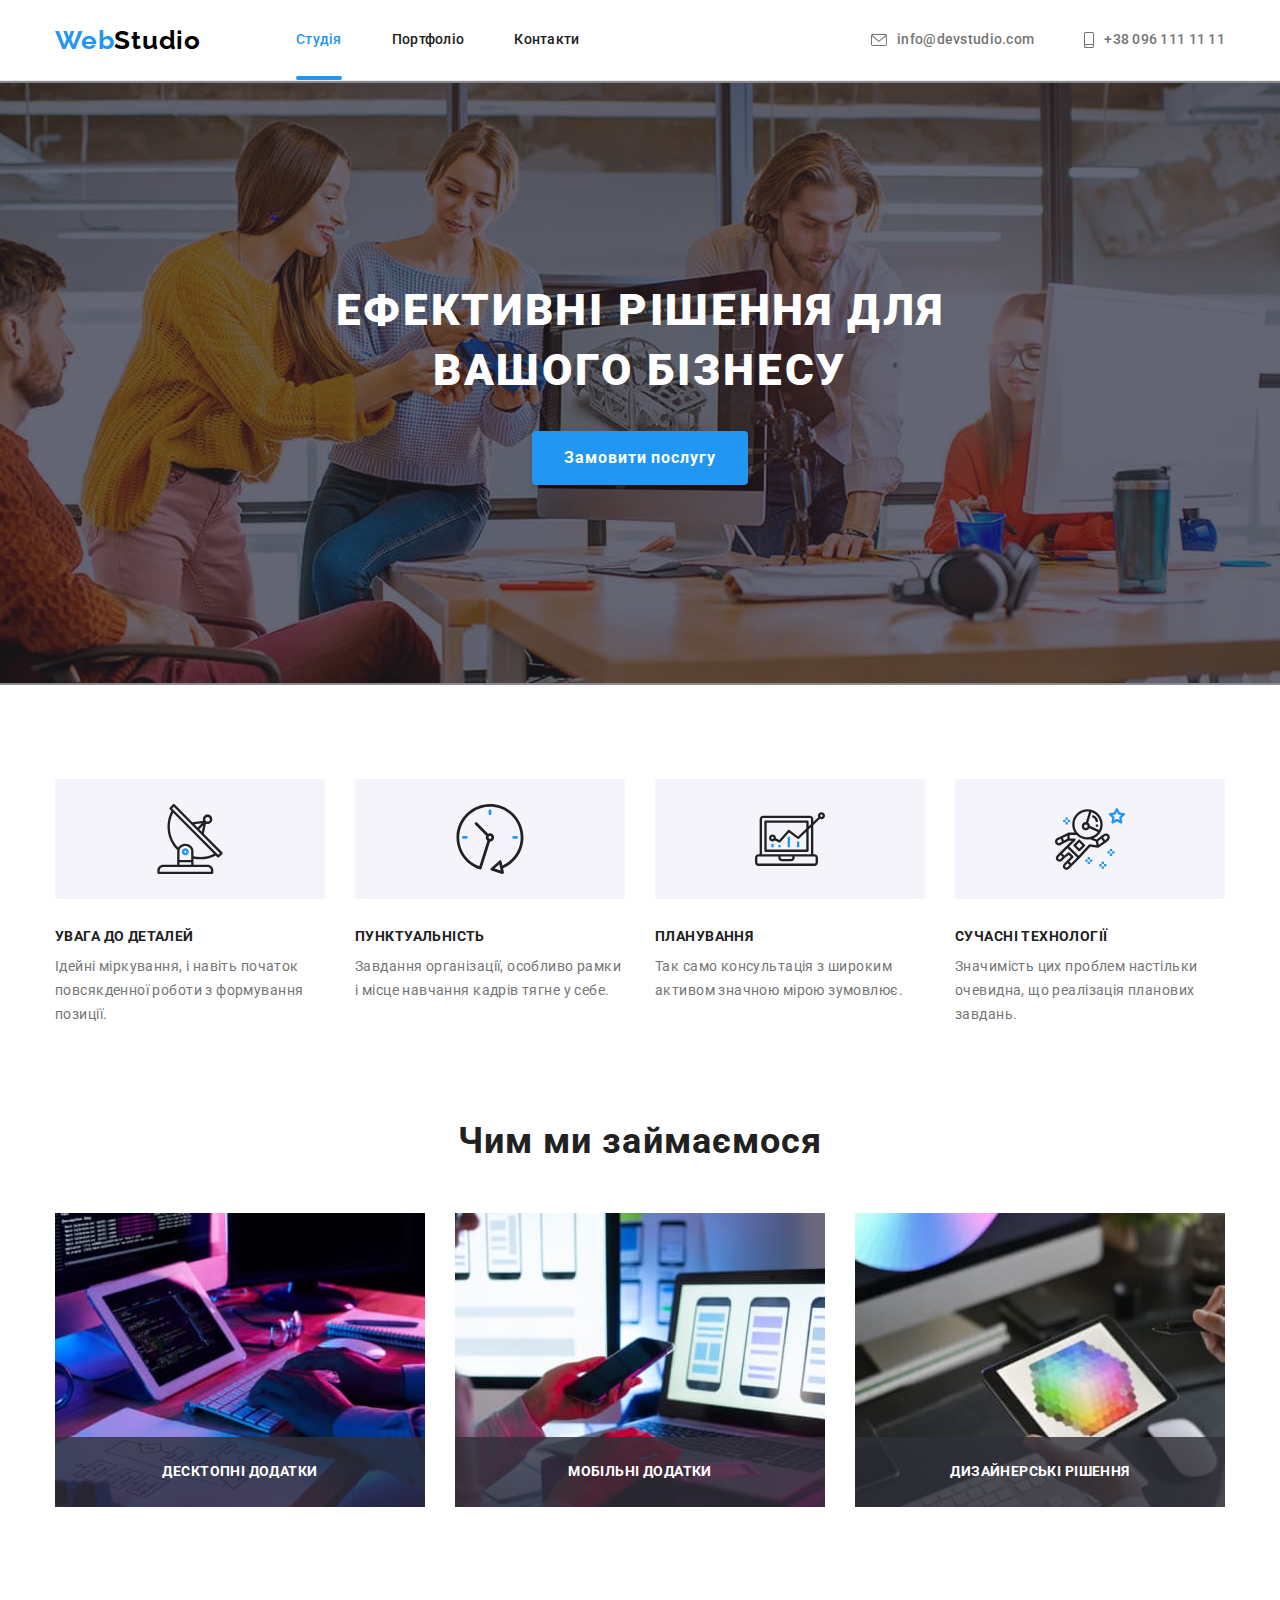
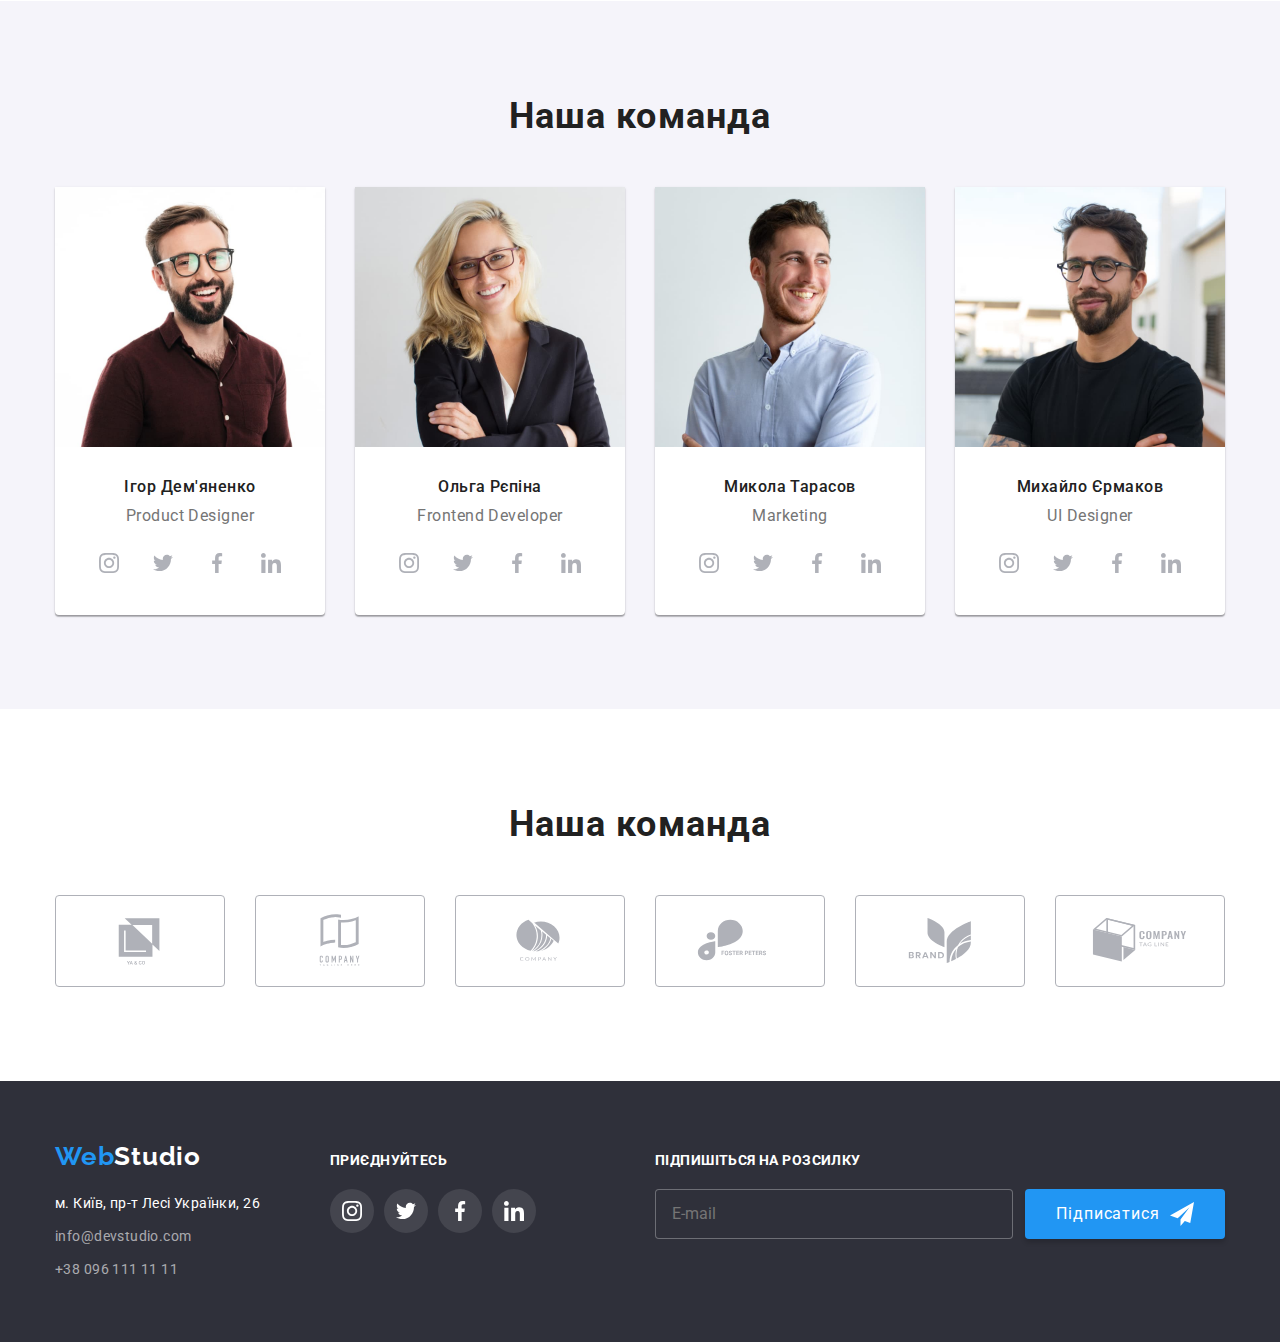
<file: index.html>
<!DOCTYPE html>
<html lang="uk">
  <head>
    <meta charset="UTF-8" />
    <meta http-equiv="X-UA-Compatible" content="IE=edge" />
    <meta name="viewport" content="width=device-width, initial-scale=1.0" />
    <title>WebStudio</title>
    <link
      rel="stylesheet"
      href="https://cdn.jsdelivr.net/npm/modern-normalize@1.1.0/modern-normalize.min.css"
    />
    <link rel="preconnect" href="https://fonts.googleapis.com" />
    <link rel="preconnect" href="https://fonts.gstatic.com" crossorigin />
    <link
      href="https://fonts.googleapis.com/css2?family=Raleway:wght@700&family=Roboto:wght@400;500;700;900&display=swap"
      rel="stylesheet"
    />
    <link rel="stylesheet" href="./css/styles.css" />
  </head>

  <body>
    <!--Шапка сайта-->
    <header class="header">
      <div class="container page-container">
        <a href="./index.html" class="logo">Web<span class="studio-header">Studio</span></a>
        <nav class="nav">
          <ul class="menu">
            <li class="menu-item"><a href="./index.html" class="link current">Студія</a></li>
            <li class="menu-item"><a href="./portfolio.html" class="link">Портфоліо</a></li>
            <li class="menu-item"><a href="#" class="link">Контакти</a></li>
          </ul>
        </nav>
        <ul class="header-contacts-list">
          <li class="header-contacts-item">
            <a href="mailto:info@devstudio.com" class="header-contacts-link mr">
              <div class="envelope">
                <svg aria-label="конверт" class="env-icon" width="16" height="12">
                  <use href="./images/icons.svg#icon-envelope"></use>
                </svg>
              </div>
              info@devstudio.com
            </a>
          </li>
          <li class="header-contacts-item">
            <a href="tel:+380961111111" class="header-contacts-link">
              <div class="smartphone">
                <svg aria-label="телефон" class="tel-icon" width="10" height="16">
                  <use href="./images/icons.svg#icon-smartphone"></use>
                </svg>
              </div>
              +38 096 111 11 11</a
            >
          </li>
        </ul>
      </div>
    </header>
    <!--Мэйн-->
    <main>
      <!--Герой-->
      <section class="hero">
        <div class="container">
          <h1 class="hero-title">Ефективні рішення для вашого бізнесу</h1>
          <button type="button" class="button" data-modal-open>Замовити послугу</button>
        </div>
      </section>
      <!--Наші переваги-->
      <section class="section advantage">
        <div class="container">
          <h2 class="visually-hidden">Наші переваги</h2>
          <ul class="advantage-list">
            <li class="advantage-item">
              <div class="advantage-box">
                <svg aria-label="антена" class="antenna-icon" width="70" height="70">
                  <use href="./images/icons.svg#icon-antenna"></use>
                </svg>
              </div>
              <h3 class="advantage-item-title">УВАГА ДО ДЕТАЛЕЙ</h3>
              <p class="advantage-text">
                Ідейні міркування, і навіть початок повсякденної роботи з формування позиції.
              </p>
            </li>
            <li class="advantage-item">
              <div class="advantage-box">
                <svg aria-label="годинник" class="clock-icon" width="70" height="70">
                  <use href="./images/icons.svg#icon-clock"></use>
                </svg>
              </div>
              <h3 class="advantage-item-title">ПУНКТУАЛЬНІСТЬ</h3>
              <p class="advantage-text">
                Завдання організації, особливо рамки і місце навчання кадрів тягне у себе.
              </p>
            </li>
            <li class="advantage-item">
              <div class="advantage-box">
                <svg aria-label="діаграма" class="diagram-icon" width="70" height="70">
                  <use href="./images/icons.svg#icon-diagram"></use>
                </svg>
              </div>
              <h3 class="advantage-item-title">ПЛАНУВАННЯ</h3>
              <p class="advantage-text">
                Так само консультація з широким активом значною мірою зумовлює.
              </p>
            </li>
            <li class="advantage-item">
              <div class="advantage-box">
                <svg aria-label="астронавт" class="astro-icon" width="70" height="70">
                  <use href="./images/icons.svg#icon-astronaut"></use>
                </svg>
              </div>
              <h3 class="advantage-item-title">СУЧАСНІ ТЕХНОЛОГІЇ</h3>
              <p class="advantage-text">
                Значимість цих проблем настільки очевидна, що реалізація планових завдань.
              </p>
            </li>
          </ul>
        </div>
      </section>
      <!--Чим ми займаємося-->
      <section class="section work">
        <div class="container">
          <h2 class="work-title">Чим ми займаємося</h2>
          <ul class="work-list">
            <li class="work-item">
              <div class="work-box">
                <img src="./images/img1.jpg" alt="Програмування" width="370" />
                <p class="work-text">Десктопні додатки</p>
              </div>
            </li>
            <li class="work-item">
              <div class="work-box">
                <img src="./images/img2.jpg" alt="Оформлення" width="370" />
                <p class="work-text">Мобільні додатки</p>
              </div>
            </li>
            <li class="work-item">
              <div class="work-box">
                <img src="./images/img3.jpg" alt="Дизайн" width="370" />
                <p class="work-text">Дизайнерські рішення</p>
              </div>
            </li>
          </ul>
        </div>
      </section>
      <!--Наша команда-->
      <section class="section team">
        <div class="container">
          <h2 class="team-title">Наша команда</h2>
          <ul class="team-list">
            <li class="team-item">
              <img src="./images/photo1.jpg" alt="Ігор Дем'яненко" width="270" />
              <h3 class="team-item-title">Ігор Дем'яненко</h3>
              <p class="team-item-text">Product Designer</p>
              <ul class="social-list">
                <li class="social-item">
                  <a href="#" class="social-link">
                    <svg aria-label="інстаграм" class="soc-img instagram" width="20" height="20">
                      <use href="./images/icons.svg#icon-instagram"></use>
                    </svg>
                  </a>
                </li>
                <li class="social-item">
                  <a href="#" class="social-link"
                    ><svg aria-label="твіттер" class="soc-img twitter" width="20" height="20">
                      <use href="./images/icons.svg#icon-twitter"></use>
                    </svg>
                  </a>
                </li>
                <li class="social-item">
                  <a href="#" class="social-link"
                    ><svg aria-label="фейсбук" class="soc-img facebook" width="20" height="20">
                      <use href="./images/icons.svg#icon-facebook"></use>
                    </svg>
                  </a>
                </li>
                <li class="social-item">
                  <a href="#" class="social-link"
                    ><svg aria-label="лінкедін" class="soc-img linkedin" width="20" height="20">
                      <use href="./images/icons.svg#icon-linkedin"></use>
                    </svg>
                  </a>
                </li>
              </ul>
            </li>
            <li class="team-item">
              <img src="./images/photo2.jpg" alt="Ольга Рєпіна" width="270" />
              <h3 class="team-item-title">Ольга Рєпіна</h3>
              <p class="team-item-text">Frontend Developer</p>
              <ul class="social-list">
                <li class="social-item">
                  <a href="#" class="social-link">
                    <svg aria-label="інстаграм" class="soc-img instagram" width="20" height="20">
                      <use href="./images/icons.svg#icon-instagram"></use>
                    </svg>
                  </a>
                </li>
                <li class="social-item">
                  <a href="#" class="social-link"
                    ><svg aria-label="твіттер" class="soc-img twitter" width="20" height="20">
                      <use href="./images/icons.svg#icon-twitter"></use>
                    </svg>
                  </a>
                </li>
                <li class="social-item">
                  <a href="#" class="social-link"
                    ><svg aria-label="фейсбук" class="soc-img facebook" width="20" height="20">
                      <use href="./images/icons.svg#icon-facebook"></use>
                    </svg>
                  </a>
                </li>
                <li class="social-item">
                  <a href="#" class="social-link"
                    ><svg aria-label="лінкедін" class="soc-img linkedin" width="20" height="20">
                      <use href="./images/icons.svg#icon-linkedin"></use>
                    </svg>
                  </a>
                </li>
              </ul>
            </li>
            <li class="team-item">
              <img src="./images/photo3.jpg" alt="Микола Тарасов" width="270" />
              <h3 class="team-item-title">Микола Тарасов</h3>
              <p class="team-item-text">Marketing</p>
              <ul class="social-list">
                <li class="social-item">
                  <a href="#" class="social-link">
                    <svg aria-label="інстаграм" class="soc-img instagram" width="20" height="20">
                      <use href="./images/icons.svg#icon-instagram"></use>
                    </svg>
                  </a>
                </li>
                <li class="social-item">
                  <a href="#" class="social-link"
                    ><svg aria-label="твіттер" class="soc-img twitter" width="20" height="20">
                      <use href="./images/icons.svg#icon-twitter"></use>
                    </svg>
                  </a>
                </li>
                <li class="social-item">
                  <a href="#" class="social-link"
                    ><svg aria-label="фейсбук" class="soc-img facebook" width="20" height="20">
                      <use href="./images/icons.svg#icon-facebook"></use>
                    </svg>
                  </a>
                </li>
                <li class="social-item">
                  <a href="#" class="social-link"
                    ><svg aria-label="лінкедін" class="soc-img linkedin" width="20" height="20">
                      <use href="./images/icons.svg#icon-linkedin"></use>
                    </svg>
                  </a>
                </li>
              </ul>
            </li>
            <li class="team-item">
              <img src="./images/photo4.jpg" alt="Михайло Єрмаков" width="270" />
              <h3 class="team-item-title">Михайло Єрмаков</h3>
              <p class="team-item-text">UI Designer</p>
              <ul class="social-list">
                <li class="social-item">
                  <a href="#" class="social-link">
                    <svg aria-label="інстаграм" class="soc-img instagram" width="20" height="20">
                      <use href="./images/icons.svg#icon-instagram"></use>
                    </svg>
                  </a>
                </li>
                <li class="social-item">
                  <a href="#" class="social-link"
                    ><svg aria-label="твіттер" class="soc-img twitter" width="20" height="20">
                      <use href="./images/icons.svg#icon-twitter"></use>
                    </svg>
                  </a>
                </li>
                <li class="social-item">
                  <a href="#" class="social-link"
                    ><svg aria-label="фейсбук" class="soc-img facebook" width="20" height="20">
                      <use href="./images/icons.svg#icon-facebook"></use>
                    </svg>
                  </a>
                </li>
                <li class="social-item">
                  <a href="#" class="social-link"
                    ><svg aria-label="лінкедін" class="soc-img linkedin" width="20" height="20">
                      <use href="./images/icons.svg#icon-linkedin"></use>
                    </svg>
                  </a>
                </li>
              </ul>
            </li>
          </ul>
        </div>
      </section>
      <!-- Постійні клієнти -->
      <section class="section clients">
        <div class="container">
          <h2 class="clients-title">Наша команда</h2>
          <ul class="clients-list">
            <li class="clients-item">
              <a href="#" class="clients-link">
                <svg
                  aria-label="логотип компании клиента"
                  class="clients-logo"
                  width="106"
                  height="60"
                >
                  <use href="./images/icons.svg#icon-yaco"></use>
                </svg>
              </a>
            </li>
            <li class="clients-item">
              <a href="#" class="clients-link">
                <svg
                  aria-label="логотип компании клиента"
                  class="clients-logo"
                  width="106"
                  height="60"
                >
                  <use href="./images/icons.svg#icon-tagline"></use>
                </svg>
              </a>
            </li>
            <li class="clients-item">
              <a href="#" class="clients-link">
                <svg
                  aria-label="логотип компании клиента"
                  class="clients-logo"
                  width="106"
                  height="60"
                >
                  <use href="./images/icons.svg#icon-company"></use>
                </svg>
              </a>
            </li>
            <li class="clients-item">
              <a href="#" class="clients-link">
                <svg
                  aria-label="логотип компании клиента"
                  class="clients-logo"
                  width="106"
                  height="60"
                >
                  <use href="./images/icons.svg#icon-foster"></use>
                </svg>
              </a>
            </li>
            <li class="clients-item">
              <a href="#" class="clients-link">
                <svg
                  aria-label="логотип компании клиента"
                  class="clients-logo"
                  width="106"
                  height="60"
                >
                  <use href="./images/icons.svg#icon-brand"></use>
                </svg>
              </a>
            </li>
            <li class="clients-item">
              <a href="#" class="clients-link">
                <svg
                  aria-label="логотип компании клиента"
                  class="clients-logo"
                  width="106"
                  height="60"
                >
                  <use href="./images/icons.svg#icon-tag"></use>
                </svg>
              </a>
            </li>
          </ul>
        </div>
      </section>
    </main>
    <!--Футер-->
    <footer class="footer">
      <div class="container">
        <div class="footer-position">
          <div class="footer-information">
            <div class="footer-box">
              <a href="./index.html" class="logo footer-logo"
                >Web<span class="studio-footer">Studio</span></a
              >
              <address class="address">
                <ul class="address-list">
                  <li class="address-item">
                    <a
                      href="https://goo.gl/maps/CPtrU1FHBa2aNyZL9"
                      target="_blank"
                      rel="noopener noreferrer nofollow"
                      class="address-city"
                      >м. Київ, пр-т Лесі Українки, 26</a
                    >
                  </li>
                  <li class="address-item">
                    <a href="mailto:info@devstudio.com" class="footer-contacts"
                      >info@devstudio.com</a
                    >
                  </li>
                  <li class="address-item">
                    <a href="tel:+380961111111" class="footer-contacts">+38 096 111 11 11</a>
                  </li>
                </ul>
              </address>
            </div>
            <div class="footer-social-links">
              <p class="footer-text">приєднуйтесь</p>
              <ul class="social-list-footer">
                <li class="social-item-footer">
                  <a href="#" class="social-link-footer">
                    <svg
                      aria-label="інстаграм"
                      class="soc-foot instagram-footer"
                      width="20"
                      height="20"
                    >
                      <use href="./images/icons.svg#icon-instagram"></use>
                    </svg>
                  </a>
                </li>
                <li class="social-item-footer">
                  <a href="#" class="social-link-footer"
                    ><svg
                      aria-label="твіттер"
                      class="soc-foot twitter-footer"
                      width="20"
                      height="20"
                    >
                      <use href="./images/icons.svg#icon-twitter"></use>
                    </svg>
                  </a>
                </li>
                <li class="social-item-footer">
                  <a href="#" class="social-link-footer"
                    ><svg
                      aria-label="фейсбук"
                      class="soc-foot facebook-footer"
                      width="20"
                      height="20"
                    >
                      <use href="./images/icons.svg#icon-facebook"></use>
                    </svg>
                  </a>
                </li>
                <li class="social-item-footer">
                  <a href="#" class="social-link-footer"
                    ><svg
                      aria-label="лінкедін"
                      class="soc-foot linkedin-footer"
                      width="20"
                      height="20"
                    >
                      <use href="./images/icons.svg#icon-linkedin"></use>
                    </svg>
                  </a>
                </li>
              </ul>
            </div>
          </div>
          <form class="foter-form">
            <b class="footer-form-title">Підпишіться на розсилку</b>
            <div class="footer-form-box">
              <label class="footer-form-field">
                <input
                  type="email"
                  class="footer-form-input"
                  name="user_email"
                  placeholder="E-mail"
                />
              </label>
              <button type="submit" class="footer-form-button">
                Підписатися
                <svg aria-label="send" class="send-icon" width="24" height="24">
                  <use href="./images/icons.svg#icon-send"></use>
                </svg>
              </button>
            </div>
          </form>
        </div>
      </div>
    </footer>

    <div class="backdrop is-hidden" data-modal>
      <div class="modal">
        <button type="button" class="modal-close-btn" data-modal-close>
          <svg aria-label="кнопка закриття" class="close-button" width="18" height="18">
            <use href="./images/icons.svg#icon-close"></use>
          </svg>
        </button>

        <form class="modal-form">
          <b class="modal-form-title">Залиште свої дані, ми вам передзвонимо</b>
          <div class="modal-form-box">
            <label for="user-name" class="modal-form-field">Ім'я</label>
            <div class="person-box">
              <input type="text" class="modal-form-input" name="user_name" id="user-name" />
              <svg aria-label="person" class="person-icon" width="18" height="18">
                <use href="./images/icons.svg#icon-person"></use>
              </svg>
            </div>
            <label for="user-tel" class="modal-form-field">Телефон</label>
            <div class="person-box">
              <input type="tel" class="modal-form-input" name="user_tel" id="user-tel" />
              <svg aria-label="telephone" class="person-icon" width="18" height="18">
                <use href="./images/icons.svg#icon-phone"></use>
              </svg>
            </div>
            <label for="user-email" class="modal-form-field">Пошта</label>
            <div class="person-box">
              <input type="email" class="modal-form-input" name="user_email" id="user-email" />
              <svg aria-label="email" class="person-icon" width="18" height="18">
                <use href="./images/icons.svg#icon-email"></use>
              </svg>
            </div>
            <label class="modal-form-field">
              <span class="modal-form-text">Коментар</span>
              <textarea
                name="user_coment"
                class="modal-form-coment"
                placeholder="Введіть текст"
              ></textarea>
            </label>
            <label class="modal-form-check-field">
              <input type="checkbox" class="modal-form-check" name="user_check" />
              <svg aria-label="vector" class="check-vector" width="16" height="15">
                <use href="./images/icons.svg#icon-vector"></use>
              </svg>
              <svg aria-label="check" class="check-check" width="16" height="15">
                <use href="./images/icons.svg#icon-check"></use>
              </svg>
              <span class="chechbox-text"
                >Погоджуюся з розсилкою та приймаю <a href="">Умови договору</a></span
              >
            </label>
            <button type="submit" class="modal-form-button">Відправити</button>
          </div>
        </form>
      </div>
    </div>
    <script src="./js/modal.js"></script>
  </body>
</html>
</file>
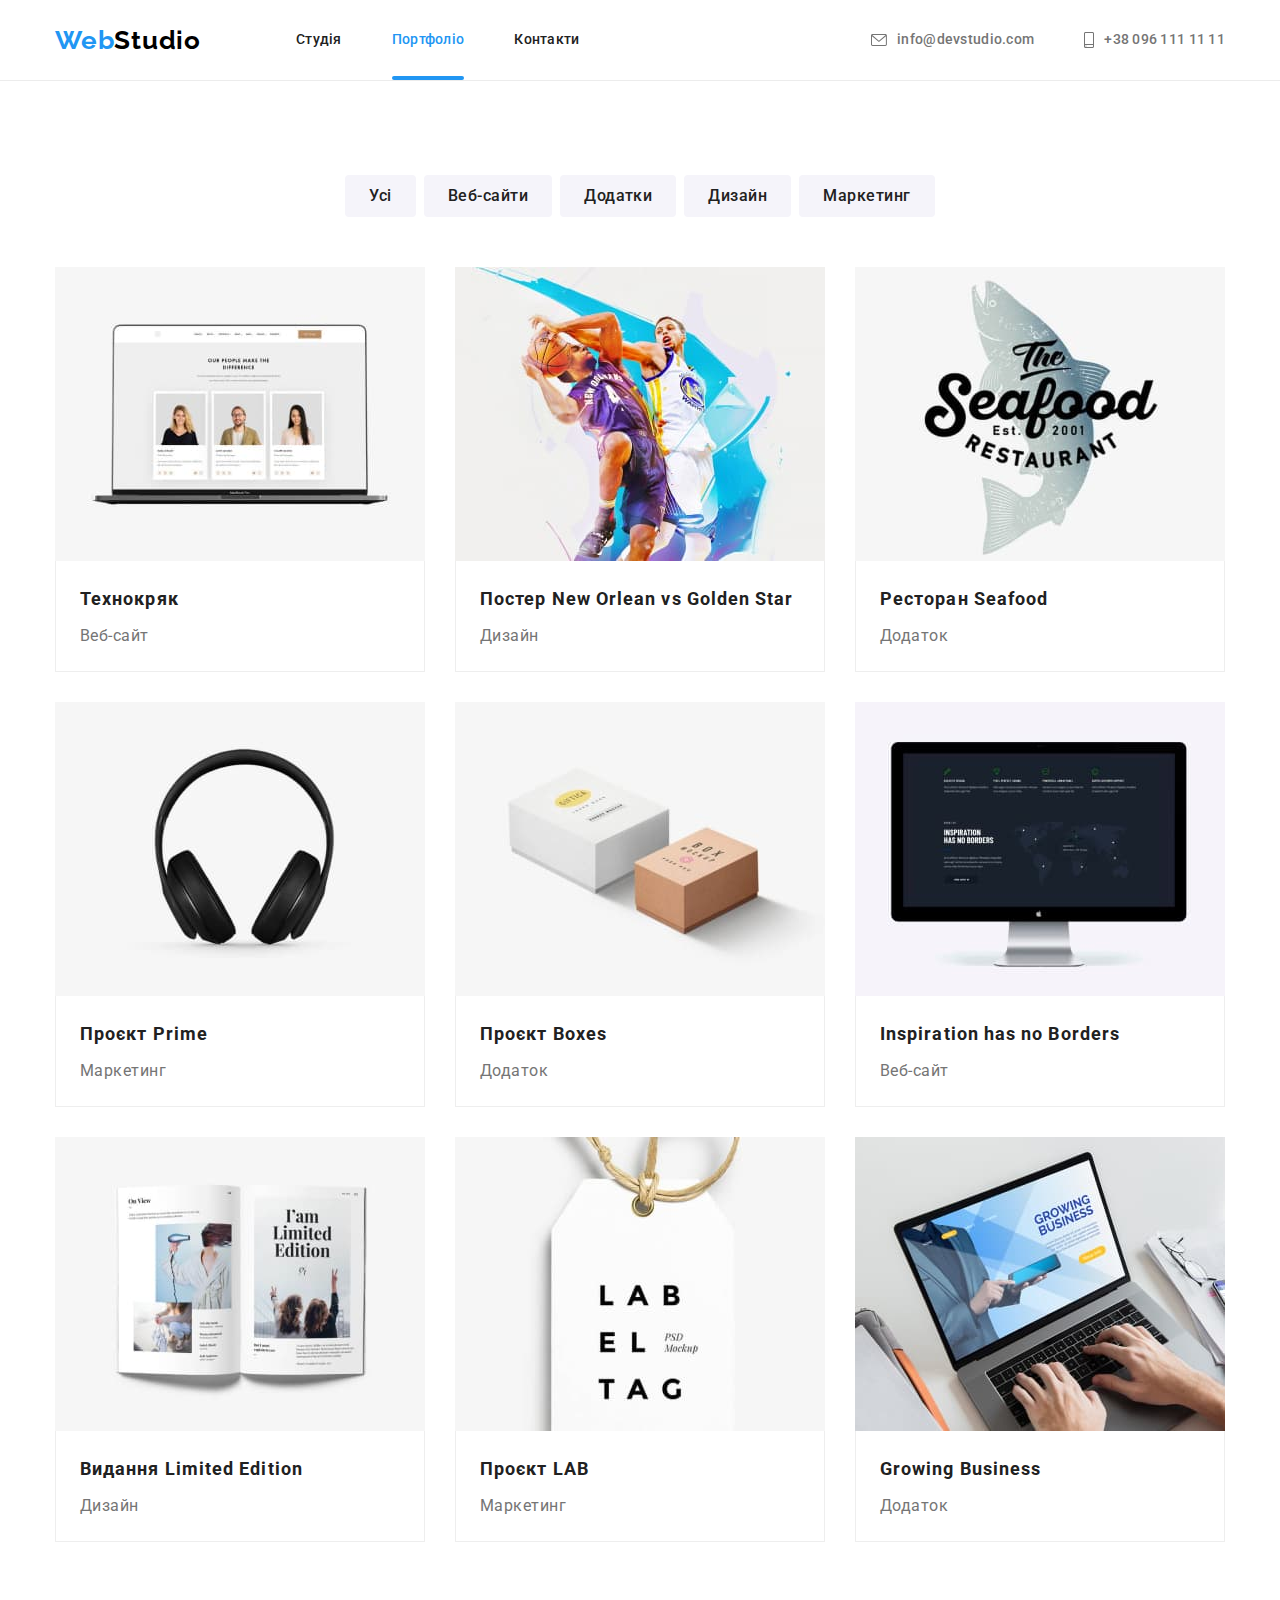
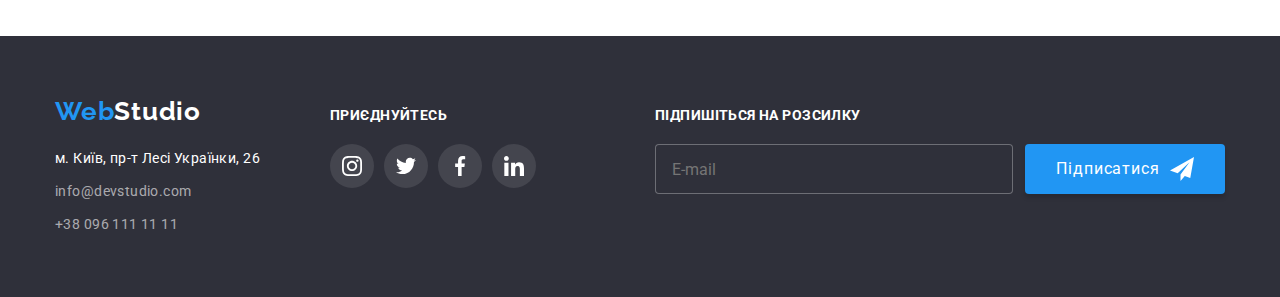
<file: portfolio.html>
<!DOCTYPE html>
<html lang="uk">
  <head>
    <meta charset="UTF-8" />
    <meta http-equiv="X-UA-Compatible" content="IE=edge" />
    <meta name="viewport" content="width=device-width, initial-scale=1.0" />
    <title>WebStudio</title>
    <link
      rel="stylesheet"
      href="https://cdn.jsdelivr.net/npm/modern-normalize@1.1.0/modern-normalize.min.css"
    />
    <link rel="preconnect" href="https://fonts.googleapis.com" />
    <link rel="preconnect" href="https://fonts.gstatic.com" crossorigin />
    <link
      href="https://fonts.googleapis.com/css2?family=Raleway:wght@700&family=Roboto:wght@400;500;700;900&display=swap"
      rel="stylesheet"
    />
    <link rel="stylesheet" href="./css/styles.css" />
  </head>

  <body>
    <!-- Шапка -->
    <header class="header">
      <div class="container page-container">
        <a href="./index.html" class="logo">Web<span class="studio-header">Studio</span></a>
        <nav class="nav">
          <ul class="menu">
            <li class="menu-item"><a href="./index.html" class="link">Студія</a></li>
            <li class="menu-item"><a href="./portfolio.html" class="link current">Портфоліо</a></li>
            <li class="menu-item"><a href="#" class="link">Контакти</a></li>
          </ul>
        </nav>
        <ul class="header-contacts-list">
          <li class="header-contacts-item">
            <a href="mailto:info@devstudio.com" class="header-contacts-link mr">
              <div class="envelope">
                <svg aria-label="конверт" class="env-icon" width="16" height="12">
                  <use href="./images/icons.svg#icon-envelope"></use>
                </svg>
              </div>
              info@devstudio.com
            </a>
          </li>
          <li class="header-contacts-item">
            <a href="tel:+380961111111" class="header-contacts-link">
              <div class="smartphone">
                <svg aria-label="телефон" class="tel-icon" width="10" height="16">
                  <use href="./images/icons.svg#icon-smartphone"></use>
                </svg>
              </div>
              +38 096 111 11 11</a
            >
          </li>
        </ul>
      </div>
    </header>
    <!-- Мэйн -->
    <main>
      <section class="section project">
        <div class="container">
          <h1 class="visually-hidden">Проєкти</h1>
          <ul class="project-menu-list">
            <li class="project-menu-item">
              <button type="button" class="project-button">Усі</button>
            </li>
            <li class="project-menu-item">
              <button type="button" class="project-button">Веб-сайти</button>
            </li>
            <li class="project-menu-item">
              <button type="button" class="project-button">Додатки</button>
            </li>
            <li class="project-menu-item">
              <button type="button" class="project-button">Дизайн</button>
            </li>
            <li class="project-menu-item">
              <button type="button" class="project-button">Маркетинг</button>
            </li>
          </ul>

          <ul class="project-list">
            <li class="project-list-item">
              <a href="#" class="project-link">
                <div class="project-overlay-box">
                  <img src="./images/portfolio/img.jpg" alt="різні люди" width="370" />
                  <p class="project-list-overlay">
                    Ресурс пропонує комплексні пропозиції з різним рівнем функціоналу та сервісів.
                    Все це дозволить відвідувачу отримати вичерпні відомості про компанію чи
                    приватну особу.
                  </p>
                </div>

                <div class="border-list">
                  <h2 class="project-list-title">Технокряк</h2>
                  <p class="project-list-text">Веб-сайт</p>
                </div></a
              >
            </li>

            <li class="project-list-item">
              <a href="#" class="project-link">
                <div class="project-overlay-box">
                  <img src="./images/portfolio/img(1).jpg" alt="баскетболісти" width="370" />
                  <p class="project-list-overlay">
                    Ресурс пропонує комплексні пропозиції з різним рівнем функціоналу та сервісів.
                    Все це дозволить відвідувачу отримати вичерпні відомості про компанію чи
                    приватну особу.
                  </p>
                </div>

                <div class="border-list">
                  <h2 class="project-list-title">Постер New Orlean vs Golden Star</h2>
                  <p class="project-list-text">Дизайн</p>
                </div></a
              >
            </li>

            <li class="project-list-item">
              <a href="#" class="project-link">
                <div class="project-overlay-box">
                  <img
                    src="./images/portfolio/img(2).jpg"
                    alt="логотип рибного ресторану"
                    width="370"
                  />
                  <p class="project-list-overlay">
                    Ресурс пропонує комплексні пропозиції з різним рівнем функціоналу та сервісів.
                    Все це дозволить відвідувачу отримати вичерпні відомості про компанію чи
                    приватну особу.
                  </p>
                </div>

                <div class="border-list">
                  <h2 class="project-list-title">Ресторан Seafood</h2>
                  <p class="project-list-text">Додаток</p>
                </div></a
              >
            </li>
            <li class="project-list-item">
              <a href="#" class="project-link">
                <div class="project-overlay-box">
                  <img src="./images/portfolio/img(3).jpg" alt="навушники" width="370" />
                  <p class="project-list-overlay">
                    Ресурс пропонує комплексні пропозиції з різним рівнем функціоналу та сервісів.
                    Все це дозволить відвідувачу отримати вичерпні відомості про компанію чи
                    приватну особу.
                  </p>
                </div>

                <div class="border-list">
                  <h2 class="project-list-title">Проєкт Prime</h2>
                  <p class="project-list-text">Маркетинг</p>
                </div></a
              >
            </li>
            <li class="project-list-item">
              <a href="#" class="project-link">
                <div class="project-overlay-box">
                  <img src="./images/portfolio/img(4).jpg" alt="дві коробки" width="370" />
                  <p class="project-list-overlay">
                    Ресурс пропонує комплексні пропозиції з різним рівнем функціоналу та сервісів.
                    Все це дозволить відвідувачу отримати вичерпні відомості про компанію чи
                    приватну особу.
                  </p>
                </div>

                <div class="border-list">
                  <h2 class="project-list-title">Проєкт Boxes</h2>
                  <p class="project-list-text">Додаток</p>
                </div></a
              >
            </li>
            <li class="project-list-item">
              <a href="#" class="project-link">
                <div class="project-overlay-box">
                  <img src="./images/portfolio/img(5).jpg" alt="комп'ютерний монітор" width="370" />
                  <p class="project-list-overlay">
                    Ресурс пропонує комплексні пропозиції з різним рівнем функціоналу та сервісів.
                    Все це дозволить відвідувачу отримати вичерпні відомості про компанію чи
                    приватну особу.
                  </p>
                </div>

                <div class="border-list">
                  <h2 class="project-list-title">Inspiration has no Borders</h2>
                  <p class="project-list-text">Веб-сайт</p>
                </div></a
              >
            </li>
            <li class="project-list-item">
              <a href="#" class="project-link">
                <div class="project-overlay-box">
                  <img src="./images/portfolio/img(6).jpg" alt="розгорнутий журнал" width="370" />
                  <p class="project-list-overlay">
                    Ресурс пропонує комплексні пропозиції з різним рівнем функціоналу та сервісів.
                    Все це дозволить відвідувачу отримати вичерпні відомості про компанію чи
                    приватну особу.
                  </p>
                </div>

                <div class="border-list">
                  <h2 class="project-list-title">Видання Limited Edition</h2>
                  <p class="project-list-text">Дизайн</p>
                </div></a
              >
            </li>
            <li class="project-list-item">
              <a href="#" class="project-link">
                <div class="project-overlay-box">
                  <img src="./images/portfolio/img(7).jpg" alt="бірка з надписом" width="370" />
                  <p class="project-list-overlay">
                    Ресурс пропонує комплексні пропозиції з різним рівнем функціоналу та сервісів.
                    Все це дозволить відвідувачу отримати вичерпні відомості про компанію чи
                    приватну особу.
                  </p>
                </div>

                <div class="border-list">
                  <h2 class="project-list-title">Проєкт LAB</h2>
                  <p class="project-list-text">Маркетинг</p>
                </div></a
              >
            </li>
            <li class="project-list-item">
              <a href="#" class="project-link">
                <div class="project-overlay-box">
                  <img src="./images/portfolio/img(8).jpg" alt="відкритий ноутбук" width="370" />
                  <p class="project-list-overlay">
                    Ресурс пропонує комплексні пропозиції з різним рівнем функціоналу та сервісів.
                    Все це дозволить відвідувачу отримати вичерпні відомості про компанію чи
                    приватну особу.
                  </p>
                </div>

                <div class="border-list">
                  <h2 class="project-list-title">Growing Business</h2>
                  <p class="project-list-text">Додаток</p>
                </div></a
              >
            </li>
          </ul>
        </div>
      </section>
    </main>
    <!-- Футер -->
    <footer class="footer">
      <div class="container">
        <div class="footer-position">
          <div class="footer-information">
            <div class="footer-box">
              <a href="./index.html" class="logo footer-logo"
                >Web<span class="studio-footer">Studio</span></a
              >
              <address class="address">
                <ul class="address-list">
                  <li class="address-item">
                    <a
                      href="https://goo.gl/maps/CPtrU1FHBa2aNyZL9"
                      target="_blank"
                      rel="noopener noreferrer nofollow"
                      class="address-city"
                      >м. Київ, пр-т Лесі Українки, 26</a
                    >
                  </li>
                  <li class="address-item">
                    <a href="mailto:info@devstudio.com" class="footer-contacts"
                      >info@devstudio.com</a
                    >
                  </li>
                  <li class="address-item">
                    <a href="tel:+380961111111" class="footer-contacts">+38 096 111 11 11</a>
                  </li>
                </ul>
              </address>
            </div>
            <div class="footer-social-links">
              <p class="footer-text">приєднуйтесь</p>
              <ul class="social-list-footer">
                <li class="social-item-footer">
                  <a href="#" class="social-link-footer">
                    <svg
                      aria-label="інстаграм"
                      class="soc-foot instagram-footer"
                      width="20"
                      height="20"
                    >
                      <use href="./images/icons.svg#icon-instagram"></use>
                    </svg>
                  </a>
                </li>
                <li class="social-item-footer">
                  <a href="#" class="social-link-footer"
                    ><svg
                      aria-label="твіттер"
                      class="soc-foot twitter-footer"
                      width="20"
                      height="20"
                    >
                      <use href="./images/icons.svg#icon-twitter"></use>
                    </svg>
                  </a>
                </li>
                <li class="social-item-footer">
                  <a href="#" class="social-link-footer"
                    ><svg
                      aria-label="фейсбук"
                      class="soc-foot facebook-footer"
                      width="20"
                      height="20"
                    >
                      <use href="./images/icons.svg#icon-facebook"></use>
                    </svg>
                  </a>
                </li>
                <li class="social-item-footer">
                  <a href="#" class="social-link-footer"
                    ><svg
                      aria-label="лінкедін"
                      class="soc-foot linkedin-footer"
                      width="20"
                      height="20"
                    >
                      <use href="./images/icons.svg#icon-linkedin"></use>
                    </svg>
                  </a>
                </li>
              </ul>
            </div>
          </div>
          <form class="foter-form">
            <b class="footer-form-title">Підпишіться на розсилку</b>
            <div class="footer-form-box">
              <label class="footer-form-field">
                <input
                  type="email"
                  class="footer-form-input"
                  name="user_email"
                  placeholder="E-mail"
                />
              </label>
              <button type="submit" class="footer-form-button">
                Підписатися
                <svg aria-label="send" class="send-icon" width="24" height="24">
                  <use href="./images/icons.svg#icon-send"></use>
                </svg>
              </button>
            </div>
          </form>
        </div>
      </div>
    </footer>
  </body>
</html>
</file>
<file: css/styles.css>
img {
  display: block;
  max-width: 100%;
  height: auto;
}

html {
  box-sizing: border-box;
}
*,
*::before,
*::after {
  box-sizing: inherit;
}

h1,
h2,
h3,
h4,
p {
  margin-top: 0;
  margin-bottom: 0;
}

ul,
ol {
  margin-top: 0;
  margin-bottom: 0;
  padding-left: 0;
}

button {
  cursor: pointer;
}

:root {
  --primary-font: 'Roboto', sans-serif;
  --secondary-font: 'Raleway', sans-serif;
  --primary-text-color: #212121;
  --secondary-text-color: #757575;
  --accent-color: #2196f3;
  --primary-bg-color: #ffffff;
  --text-color-hero: #ffffff;
  --bg-color-foother: #2f303a;
  --outside-color: #f5f5f5;
  --team-bg-color: #f5f4fa;
  --footer-contacts-color: rgba(255, 255, 255, 0.6);
  --logo-header-color: #000000;
  --transit-dur-func: 250ms cubic-bezier(0.4, 0, 0.2, 1);
}

body {
  background-color: var(--primary-bg-color);
  font-family: var(--primary-font);
  color: var(--primary-text-color);
}

.container {
  width: 1200px;
  margin-right: auto;
  margin-left: auto;
  padding-left: 15px;
  padding-right: 15px;
}
.section {
  padding-top: 94px;
  padding-bottom: 94px;
}

/*Шапка*/

.page-container {
  display: flex;
  align-items: center;
}

.header {
  border-bottom: 1px solid #ececec;
}
.logo {
  font-family: var(--secondary-font);
  font-weight: 700;
  font-size: 26px;
  line-height: 1.19;
  letter-spacing: 0.03em;
  color: var(--accent-color);
  text-decoration: none;
  margin-right: 95px;
}
.studio-header {
  color: var(--logo-header-color);
}
.link {
  font-weight: 500;
  font-size: 14px;
  line-height: 1.14;
  letter-spacing: 0.02em;
  color: var(--primary-text-color);
  text-decoration: none;
  display: block;
  padding-top: 32px;
  padding-bottom: 32px;
  transition: color var(--transit-dur-func);
}
.link:hover,
.link:focus {
  color: var(--accent-color);
}

.menu {
  list-style: none;
  display: flex;
  align-items: stretch;
  column-gap: 50px;
}
.link.current {
  color: var(--accent-color);
  position: relative;
}
.link.current::after {
  content: '';
  width: 100%;
  height: 4px;
  border-radius: 2px;
  background-color: var(--accent-color);
  position: absolute;
  bottom: 0;
  left: 0;
}
.header-contacts-link {
  font-weight: 500;
  font-size: 14px;
  line-height: 1.14;
  letter-spacing: 0.02em;
  color: var(--secondary-text-color);
  text-decoration: none;
  display: flex;
  align-items: center;
  transition: color var(--transit-dur-func);
}
.mr {
  margin-right: 50px;
}
.header-contacts-list {
  list-style: none;
  margin-left: auto;
  display: flex;
}
.header-contacts-link:hover,
.header-contacts-link:focus {
  color: var(--accent-color);
}
.menu-item {
  column-gap: 50px;
}
.env-icon {
  margin-right: 10px;
  fill: currentColor;
}
.tel-icon {
  margin-right: 10px;
  fill: currentColor;
}
.envelope {
  display: flex;
  align-items: center;
}
.smartphone {
  display: flex;
  align-items: center;
}

/*Герой*/
.hero {
  background-color: #c4c4c4;
  max-width: 1600px;
  padding-top: 200px;
  padding-bottom: 200px;
  background-image: linear-gradient(rgba(47, 48, 58, 0.4), rgba(47, 48, 58, 0.4)),
    url(../images/hero.jpg);
  background-repeat: no-repeat;
  background-position: center;
  margin-right: auto;
  margin-left: auto;
}
.hero-title {
  font-weight: 900;
  font-size: 44px;
  line-height: 1.36;
  text-align: center;
  letter-spacing: 0.06em;
  text-transform: uppercase;
  color: var(--text-color-hero);
  margin-bottom: 30px;
  width: 696px;
  margin-left: auto;
  margin-right: auto;
}
.button {
  font-family: inherit;
  font-weight: 700;
  font-size: 16px;
  line-height: 1.88;
  letter-spacing: 0.06em;
  color: var(--text-color-hero);
  background-color: var(--accent-color);
  cursor: pointer;
  width: 216px;
  box-shadow: 0px 4px 4px rgba(0, 0, 0, 0.15);
  border-radius: 4px;
  margin-right: auto;
  margin-left: auto;
  display: block;
  border-color: transparent;
  padding: 10px;
  transition: color var(--transit-dur-func);
}
.button:hover,
.button:focus {
  color: var(--accent-color);
}

/* Наші переваги */

.visually-hidden {
  position: absolute;
  white-space: nowrap;
  width: 1px;
  height: 1px;
  overflow: hidden;
  border: 0;
  padding: 0;
  clip: rect(0 0 0 0);
  clip-path: inset(50%);
  margin: -1px;
}
.advantage-list {
  list-style: none;
  display: flex;
  column-gap: 30px;
}

.advantage-item-title {
  font-weight: 700;
  font-size: 14px;
  line-height: 1.14;
  letter-spacing: 0.03em;
  text-transform: uppercase;
  margin-bottom: 10px;
}
.advantage-text {
  font-size: 14px;
  line-height: 1.71;
  letter-spacing: 0.03em;
  color: var(--secondary-text-color);
}
.advantage-item {
  flex-basis: calc((100% - 90px) / 4);
}
.advantage-box {
  width: 270px;
  height: 120px;
  background-color: var(--team-bg-color);
  margin-bottom: 30px;
  display: flex;
  justify-content: center;
  align-items: center;
}

/* Чим ми займаємося */
.work-list {
  list-style: none;
  display: flex;
  column-gap: 30px;
  flex-wrap: wrap;
}
.work-title {
  font-weight: 700;
  font-size: 36px;
  line-height: 1.17;
  text-align: center;
  letter-spacing: 0.03em;
  margin-bottom: 50px;
}
.work {
  padding-top: 0px;
}

.work-text {
  display: flex;
  justify-content: center;
  align-items: center;
  position: absolute;
  background: rgba(47, 48, 58, 0.8);
  height: 70px;
  font-weight: 700;
  font-size: 14px;
  line-height: 1.14;
  letter-spacing: 0.03em;
  text-transform: uppercase;
  color: var(--primary-bg-color);
  width: 100%;
  transform: translateY(-100%);
}
.work-box {
  position: relative;
}

/* Наша команда */
.team {
  background-color: var(--team-bg-color);
}
.team-list {
  list-style: none;
  display: flex;
  column-gap: 30px;
  flex-wrap: wrap;
}
.team-item {
  background-color: var(--primary-bg-color);
  box-shadow: 0px 1px 3px rgba(0, 0, 0, 0.12), 0px 1px 1px rgba(0, 0, 0, 0.14),
    0px 2px 1px rgba(0, 0, 0, 0.2);
  border-radius: 0px 0px 4px 4px;
  /* overflow: hidden; */
}

.team-title {
  font-weight: 700;
  font-size: 36px;
  line-height: 1.17;
  text-align: center;
  letter-spacing: 0.03em;
  margin-bottom: 50px;
}
.team-item-title {
  font-weight: 500;
  font-size: 16px;
  line-height: 1.19;
  letter-spacing: 0.03em;
  margin-top: 30px;
  margin-bottom: 10px;
  text-align: center;
}
.team-item-text {
  font-size: 16px;
  line-height: 1.19;
  letter-spacing: 0.03em;
  color: var(--secondary-text-color);
  text-align: center;
  margin-bottom: 16px;
}
.social-list {
  list-style: none;
  display: flex;
  justify-content: center;
  column-gap: 10px;
  margin-bottom: 30px;
}

.social-item {
  width: 44px;
  height: 44px;
}

.social-link {
  width: 100%;
  height: 100%;
  border-radius: 50px;
  display: flex;
  justify-content: center;
  align-items: center;
  background-color: var(--primary-bg-color);
  transition: background-color var(--transit-dur-func);
}
.social-link:hover,
.social-link:focus {
  background-color: var(--accent-color);
}

.soc-img {
  fill: #afb1b8;
  transition: fill var(--transit-dur-func);
}
.social-link:hover .soc-img,
.social-link:focus .soc-img {
  fill: var(--primary-bg-color);
}

/* Постійні клієнти */

.clients-title {
  font-weight: 700;
  font-size: 36px;
  line-height: 1.17;
  text-align: center;
  letter-spacing: 0.03em;
  margin-bottom: 50px;
}
.clients-list {
  list-style: none;
  display: flex;
  column-gap: 30px;
}

.clients-item {
  width: 170px;
  height: 92px;
}

.clients-logo {
  fill: #afb1b8;
  transition: fill var(--transit-dur-func);
}
.clients-link {
  width: 100%;
  height: 100%;
  display: flex;
  justify-content: center;
  align-items: center;
  border: 1px solid #afb1b8;
  border-radius: 4px;
  transition: border var(--transit-dur-func);
}

.clients-link:hover,
.clients-link:focus {
  border: 1px solid var(--accent-color);
}
.clients-link:hover .clients-logo,
.clients-link:focus .clients-logo {
  fill: var(--accent-color);
}

/* Футер */
.footer-logo {
  margin-right: 0px;
}
.footer {
  background-color: var(--bg-color-foother);
  padding-top: 60px;
  padding-bottom: 60px;
}
.address {
  margin-top: 20px;
}
.address-item:not(:last-child) {
  margin-bottom: 9px;
}

.studio-footer {
  color: var(--text-color-hero);
}
.address-city,
.footer-contacts {
  text-decoration: none;
}
.address-list {
  list-style: none;
}
.address-city,
.footer-contacts {
  font-family: var(--primary-font);
  font-style: normal;
  font-size: 14px;
  line-height: 1.71;
  letter-spacing: 0.03em;
  color: var(--text-color-hero);
  transition: color var(--transit-dur-func);
}
.footer-contacts {
  color: rgba(255, 255, 255, 0.6);
}
.address-city:hover,
.address-city:focus {
  color: var(--accent-color);
}

.footer-contacts:hover,
.footer-contacts:focus {
  color: var(--accent-color);
}
.footer-information {
  display: flex;
  align-items: baseline;
}
.footer-box {
  margin-right: 70px;
}
.footer-text {
  font-weight: 700;
  font-size: 14px;
  line-height: 1.14;
  letter-spacing: 0.03em;
  text-transform: uppercase;
  color: var(--primary-bg-color);
  margin-bottom: 20px;
}
.social-list-footer {
  list-style: none;
  display: flex;
  column-gap: 10px;
}
.social-item-footer {
  width: 44px;
  height: 44px;
}
.social-link-footer {
  border-radius: 50px;
  width: 100%;
  height: 100%;
  display: flex;
  justify-content: center;
  align-items: center;
  background-color: rgba(255, 255, 255, 0.1);
  transition: background-color var(--transit-dur-func);
}

.soc-foot {
  fill: var(--primary-bg-color);
}

.social-link-footer:hover,
.social-link-footer:focus {
  background-color: var(--accent-color);
}

/* Форма футер */

.footer-position {
  display: flex;
  justify-content: space-between;
  align-items: baseline;
}

.footer-form-title {
  display: block;
  color: var(--text-color-hero);
  font-weight: 700;
  font-size: 14px;
  line-height: 1.14;
  letter-spacing: 0.03em;
  text-transform: uppercase;
  margin-bottom: 20px;
}
.footer-form-button {
  width: 200px;
  height: 50px;
  box-shadow: 0px 4px 4px rgba(0, 0, 0, 0.15);
  border-radius: 4px;
  background-color: var(--accent-color);
  border-color: transparent;
  font-size: 16px;
  line-height: 1.88;
  display: flex;
  align-items: center;
  justify-content: center;
  letter-spacing: 0.06em;
  color: var(--text-color-hero);
  column-gap: 10px;
}

.footer-form-box {
  display: flex;
  column-gap: 12px;
}
.footer-form-input {
  width: 358px;
  height: 50px;
  background-color: var(--bg-color-foother);
  padding-left: 16px;
  border: 1px solid rgba(255, 255, 255, 0.3);
  border-radius: 4px;
  color: var(--text-color-hero);
}

/* backdrop */

.backdrop {
  position: fixed;
  top: 0;
  left: 0;
  z-index: 100;
  width: 100%;
  height: 100%;
  background-color: rgba(0, 0, 0, 0.2);
  transform: scale(1);
  transition: opacity 250ms cubic-bezier(0.4, 0, 0.2, 1),
    visibility 250ms cubic-bezier(0.4, 0, 0.2, 1), transform var(--transit-dur-func);
}

.modal {
  position: absolute;
  width: 528px;
  height: 581px;
  top: 50%;
  left: 50%;
  background-color: var(--primary-bg-color);
  transform: translate(-50%, -50%);
  padding: 40px;
}

.modal-close-btn {
  position: absolute;
  display: flex;
  background-color: transparent;
  width: 30px;
  height: 30px;
  border: 1px solid rgba(0, 0, 0, 0.1);
  border-radius: 50%;
  padding: 0;
  justify-content: center;
  align-items: center;
  top: 8px;
  right: 8px;
  transition: fill var(--transit-dur-func);
}

.backdrop.is-hidden {
  visibility: hidden;
  opacity: 0;
  pointer-events: none;
  transform: scale(0);
}
.modal-close-btn:hover {
  fill: var(--accent-color);
}

/* Формы модального окна */

.modal-form-title {
  display: block;
  font-weight: 700;
  font-size: 20px;
  line-height: 1.15;
  text-align: center;
  letter-spacing: 0.03em;
  margin-bottom: 12px;
}

.modal-form-field {
  display: block;
  display: block;
  font-size: 12px;
  line-height: 1.17;
  letter-spacing: 0.01em;
  color: var(--secondary-text-color);
  margin-bottom: 4px;
}
.modal-form-input {
  display: block;
  width: 100%;
  height: 40px;
  border: 1px solid rgba(33, 33, 33, 0.2);
  border-radius: 4px;
  margin-bottom: 10px;
  padding-left: 42px;
}
.modal-form-coment {
  display: block;
  width: 100%;
  height: 120px;
  resize: none;
  border: 1px solid rgba(33, 33, 33, 0.2);
  border-radius: 4px;
  margin-bottom: 20px;
  font-size: 12px;
  line-height: 14px;
  letter-spacing: 0.01em;
  color: var(--logo-header-color);
  padding: 12px 16px;
}

.modal-form-text {
  display: block;
  margin-bottom: 4px;
}

textarea::-webkit-input-placeholder {
  color: rgba(117, 117, 117, 0.5);
}

.chechbox-text {
  font-size: 14px;
  line-height: 1.71;
  letter-spacing: 0.03em;
  color: var(--secondary-text-color);
}
.chechbox-text > a {
  color: var(--accent-color);
}
.modal-form-check-field {
  display: flex;
  margin-bottom: 30px;
  column-gap: 7px;
  justify-content: center;
  align-items: center;
}
.modal-form-button {
  display: block;
  width: 200px;
  height: 50px;
  background-color: var(--accent-color);
  border-color: transparent;
  color: var(--text-color-hero);
  box-shadow: 0px 4px 4px rgba(0, 0, 0, 0.15);
  border-radius: 4px;
  font-weight: 700;
  font-size: 16px;
  line-height: 1.88;
  text-align: center;
  letter-spacing: 0.06em;
  margin-right: auto;
  margin-left: auto;
}
.person-box {
  position: relative;
}
.person-icon {
  position: absolute;
  top: 0;
  left: 12px;
  transform: translateY(50%);
  transition: fill var(--transit-dur-func);
}

.modal-form-check:checked + .check-vector {
  position: absolute;
  white-space: nowrap;
  width: 1px;
  height: 1px;
  overflow: hidden;
  border: 0;
  padding: 0;
  clip: rect(0 0 0 0);
  clip-path: inset(50%);
  margin: -1px;
}
.modal-form-check {
  position: absolute;
  white-space: nowrap;
  width: 1px;
  height: 1px;
  overflow: hidden;
  border: 0;
  padding: 0;
  clip: rect(0 0 0 0);
  clip-path: inset(50%);
  margin: -1px;
}
.check-check {
  display: none;
}
.modal-form-check:checked ~ .check-check {
  display: block;
}

.modal-form-input:focus + .person-icon {
  fill: var(--accent-color);
}
.modal-form-input:focus {
  outline-color: var(--accent-color);
  transition: outline-color var(--transit-dur-func);
}
.modal-form-coment:focus {
  outline-color: var(--accent-color);
}
.modal-form-check:focus + .check-vector {
  fill: var(--accent-color);
}
.modal-form-check:focus ~ .check-check {
  border: solid 2px var(--logo-header-color);
  border-radius: 2px;
}

/* Портфолио */
/* Мэйн */
.visually-hidden {
  position: absolute;
  white-space: nowrap;
  width: 1px;
  height: 1px;
  overflow: hidden;
  border: 0;
  padding: 0;
  clip: rect(0 0 0 0);
  clip-path: inset(50%);
  margin: -1px;
}
.project-menu-list {
  list-style: none;
  display: flex;
  column-gap: 8px;
  justify-content: center;
  margin-bottom: 50px;
}
.project-button {
  font-family: inherit;
  font-weight: 500;
  font-size: 16px;
  line-height: 1.63;
  text-align: center;
  letter-spacing: 0.03em;
  color: inherit;
  background-color: var(--team-bg-color);
  cursor: pointer;
  padding: 6px 22px;
  display: block;
  border-radius: 4px;
  border-color: transparent;
  transition: background-color var(--transit-dur-func), color var(--transit-dur-func),
    box-shadow var(--transit-dur-func);
}
.project-button:hover,
.project-button:focus {
  color: var(--text-color-hero);
  background-color: var(--accent-color);
  border-color: transparent;
  box-shadow: 0px 3px 1px rgba(0, 0, 0, 0.1), 0px 1px 2px rgba(0, 0, 0, 0.08),
    0px 2px 2px rgba(0, 0, 0, 0.12);
}

.project-list {
  list-style: none;
  display: flex;
  gap: 30px;
  flex-wrap: wrap;
}
.project-list-title {
  font-weight: 700;
  font-size: 18px;
  line-height: 2;
  letter-spacing: 0.06em;
  margin-bottom: 4px;
  color: var(--primary-text-color);
}
.project-list-text {
  font-size: 16px;
  line-height: 1.88;
  letter-spacing: 0.03em;
  color: var(--secondary-text-color);
}
.project-list-item {
  flex-basis: calc((100% - 60px) / 3);
}

.border-list {
  border: 1px solid #eeeeee;
  border-top: var(--primary-bg-color);
  padding: 20px 24px;
}

.project-link {
  text-decoration: none;
  display: block;
  transition: box-shadow var(--transit-dur-func);
}

.project-link:hover,
.project-link:focus {
  box-shadow: 0px 1px 1px rgba(0, 0, 0, 0.12), 0px 4px 4px rgba(0, 0, 0, 0.06),
    1px 4px 6px rgba(0, 0, 0, 0.16);
}

.project-list-overlay {
  position: absolute;
  width: 100%;
  height: 100%;
  transform: translateY(100%);
  background-color: rgba(33, 150, 243, 0.9);
  color: var(--primary-bg-color);
  font-size: 18px;
  line-height: 1.56;
  letter-spacing: 0.03em;
  padding: 63px 24px;
  transition-property: transform;
  transition-duration: 250ms;
  transition-timing-function: cubic-bezier(0.4, 0, 0.2, 1);
}
.project-overlay-box {
  position: relative;
  overflow: hidden;
}
.project-link:hover .project-list-overlay,
.project-link:focus .project-list-overlay {
  transform: translateY(-100%);
}
</file>
